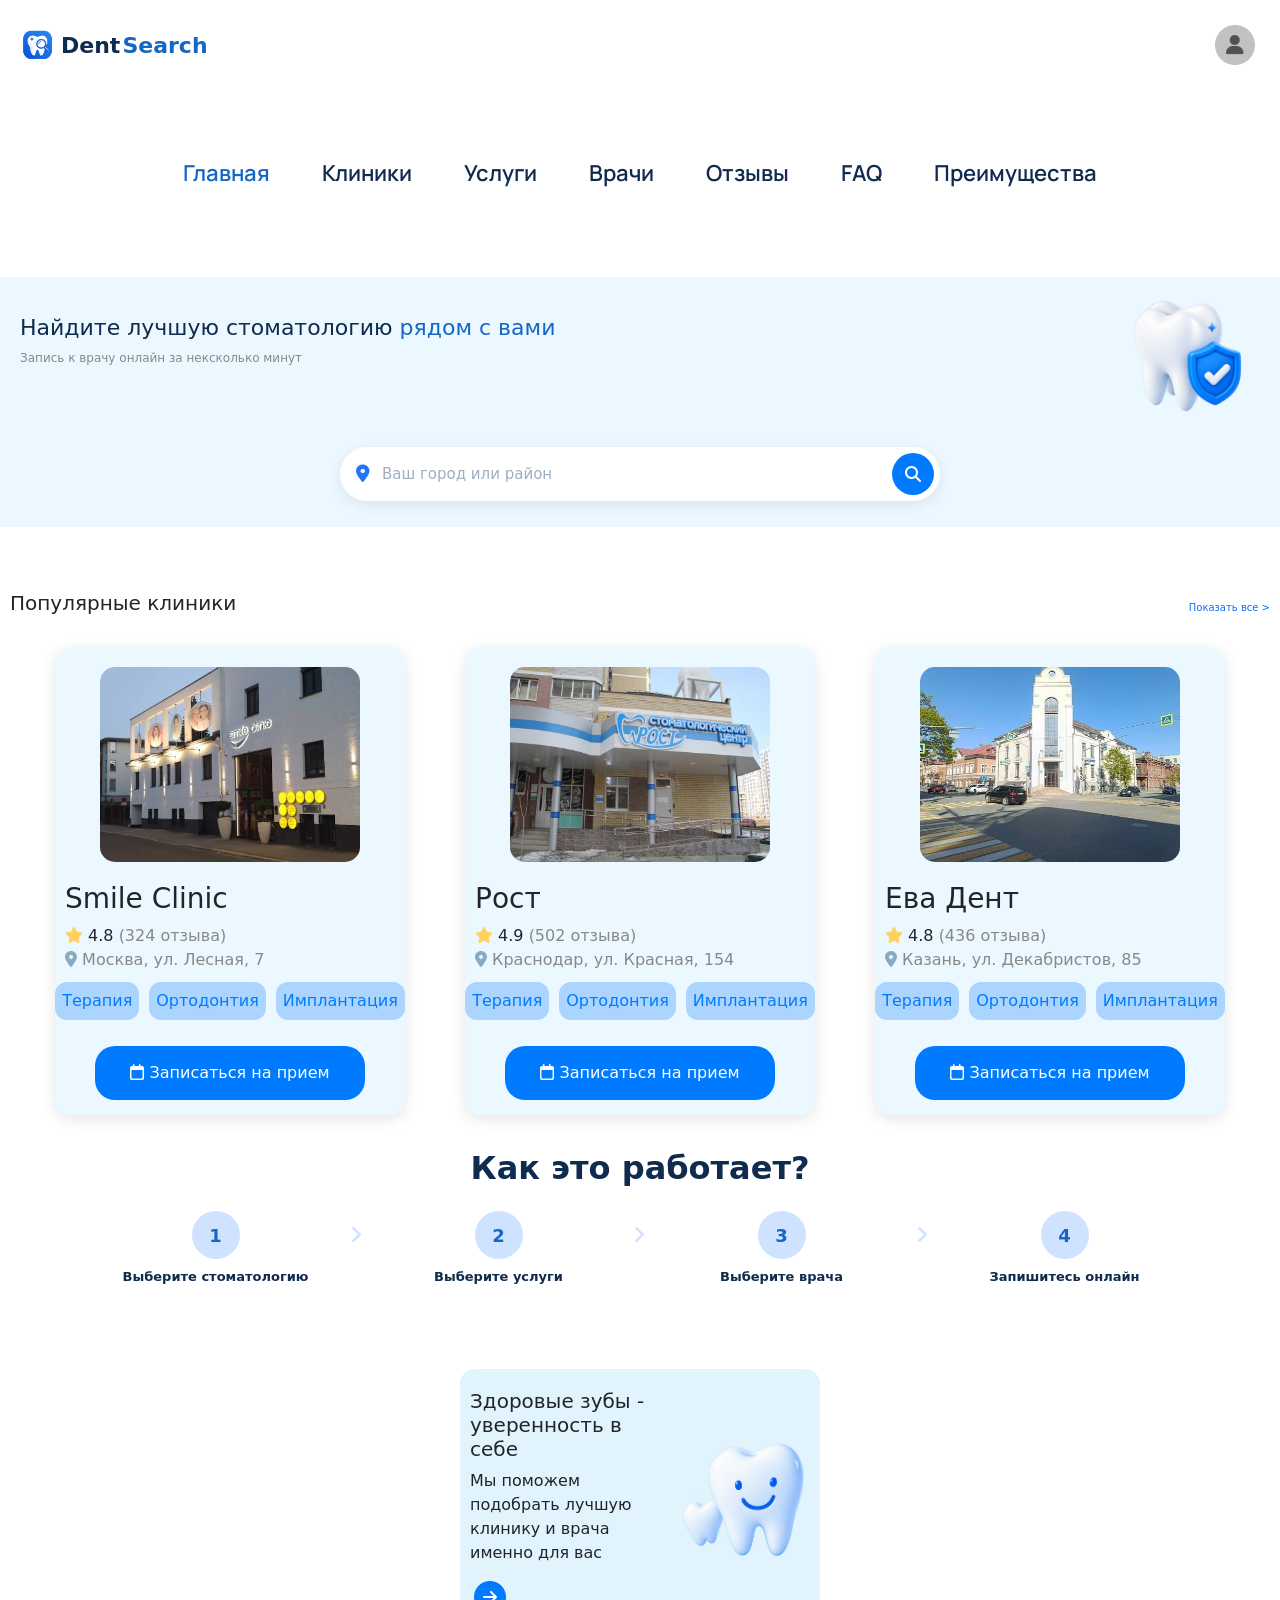
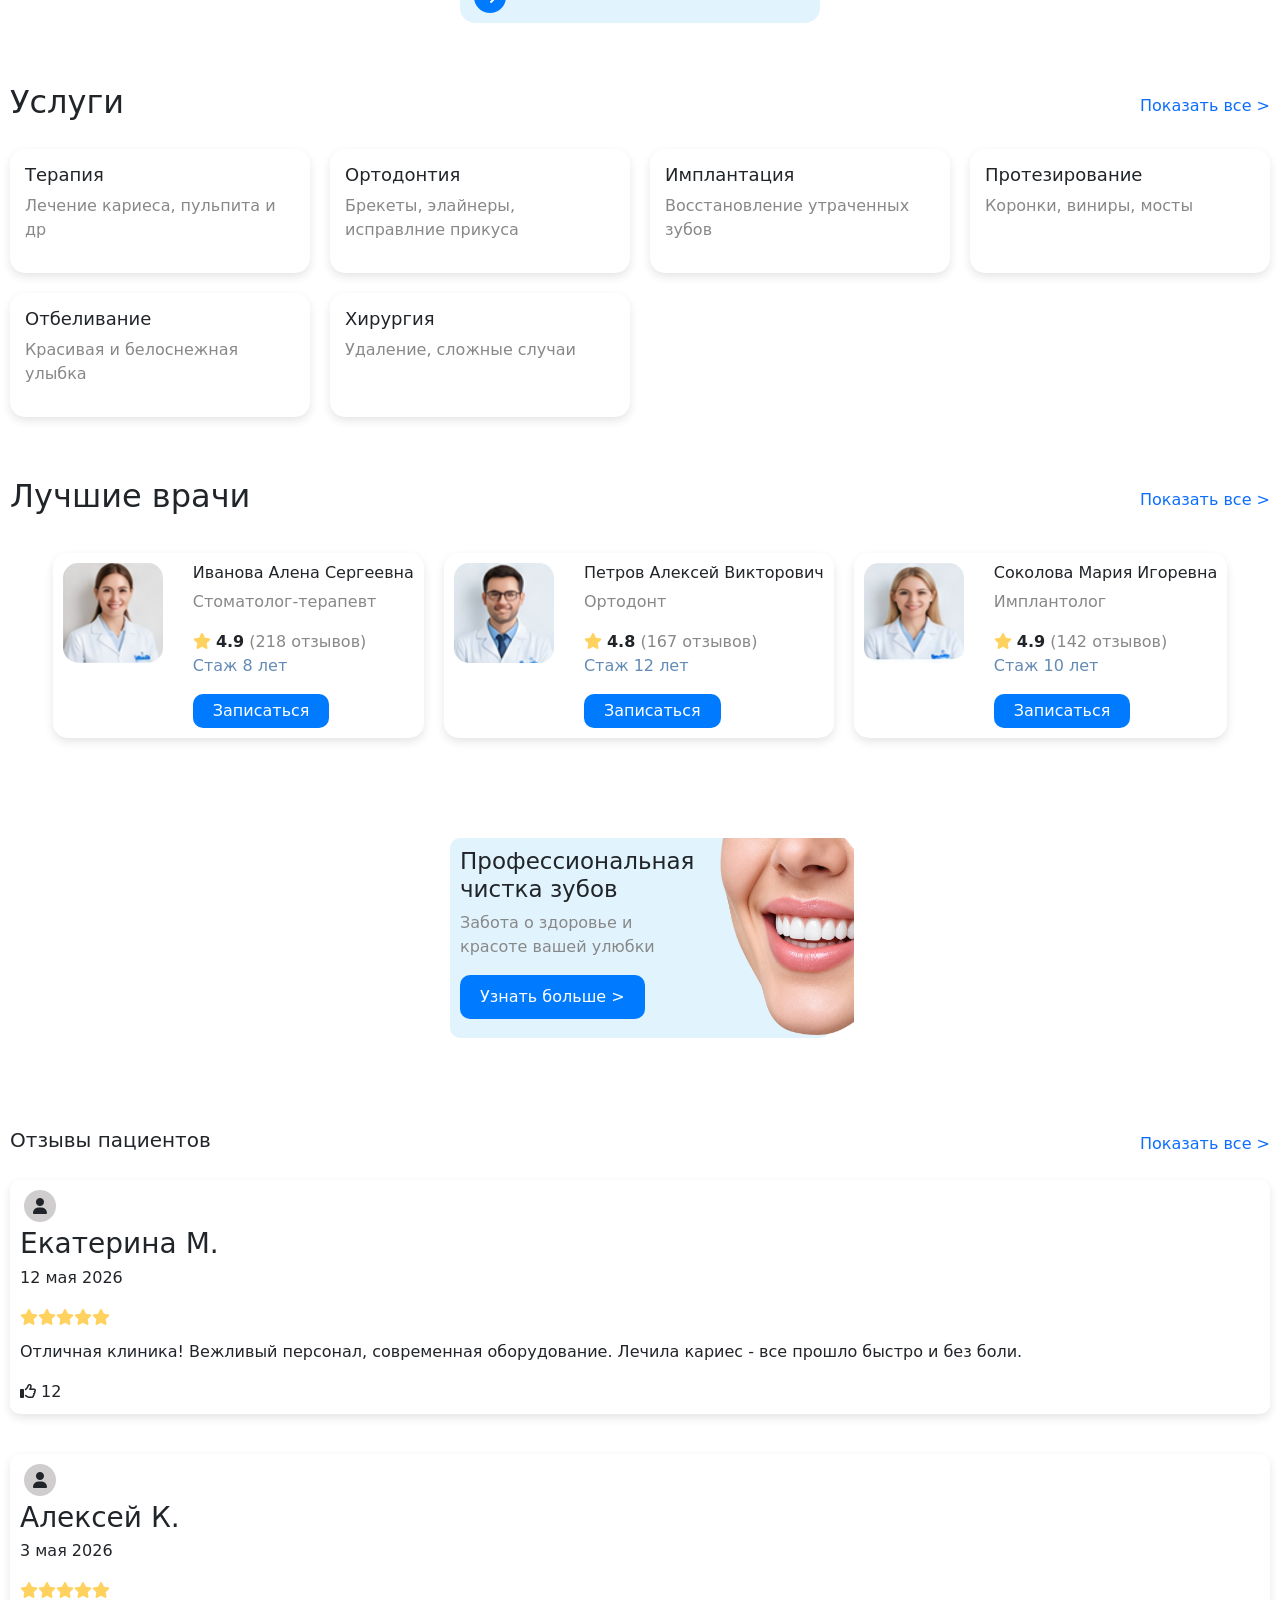
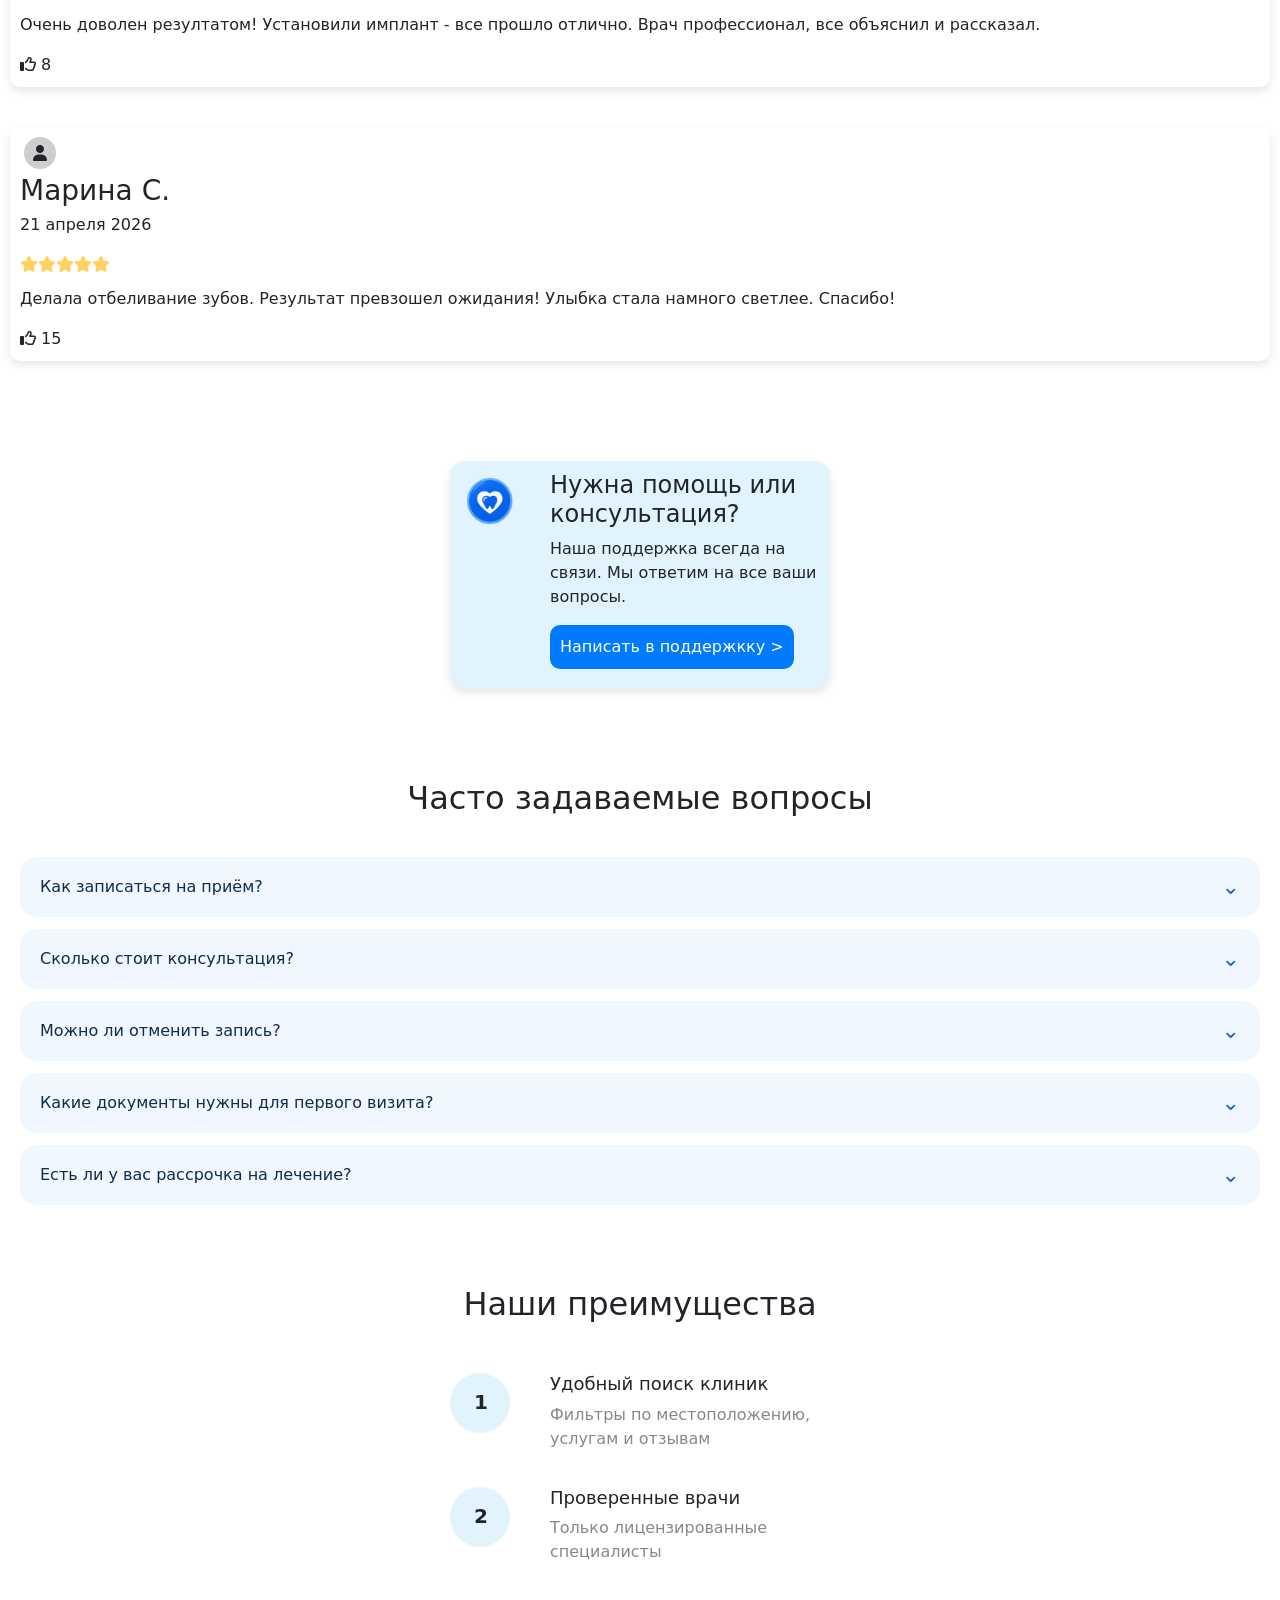
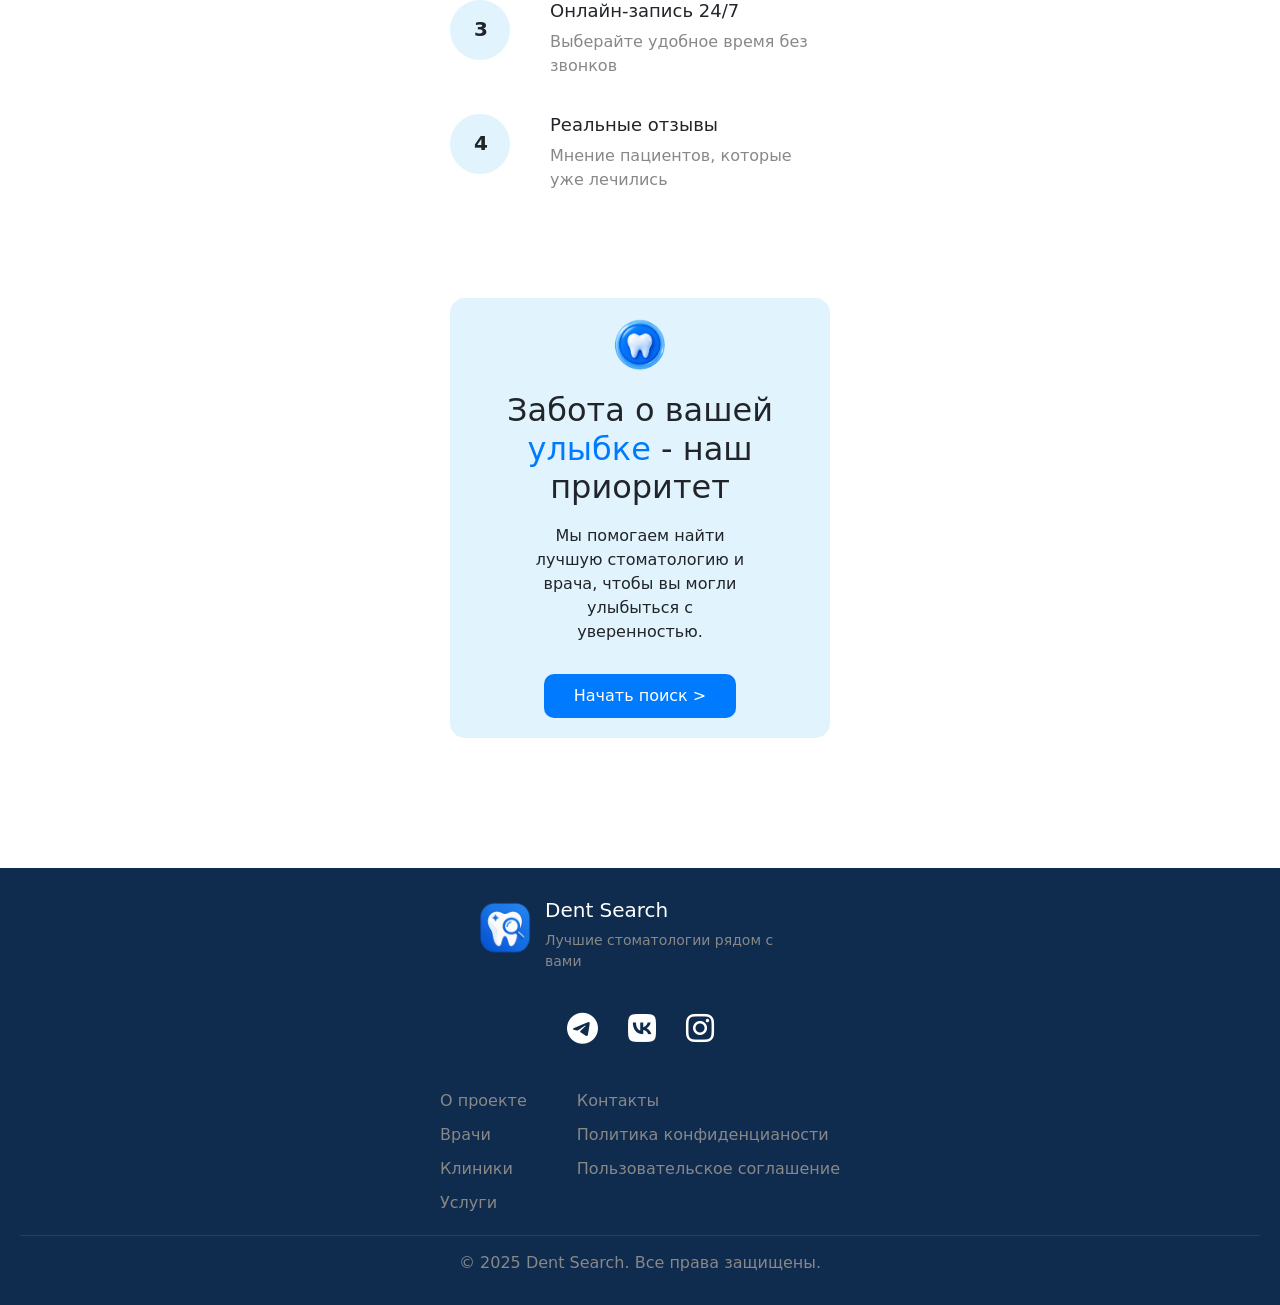
<file: index.html>
<!DOCTYPE html>
<html lang="ru">
<head>
    <meta charset="UTF-8">
    <meta name="viewport" content="width=device-width, initial-scale=1.0">
    <link rel="stylesheet" href="main.css">
    <link rel="icon" type="image/png" href="/favicon.png">
    <link rel="icon" type="image/png" href="/favicon-96x96.png" sizes="96x96" />
    <link rel="icon" type="image/svg+xml" href="/favicon.svg" />
    <link rel="shortcut icon" href="/favicon.ico" />
    <link rel="apple-touch-icon" sizes="180x180" href="/apple-touch-icon.png" />
    <link rel="manifest" href="/site.webmanifest" />
    <link rel="stylesheet" href="https://cdnjs.cloudflare.com/ajax/libs/font-awesome/6.5.1/css/all.min.css">
    <link href="https://cdn.jsdelivr.net/npm/bootstrap@5.3.3/dist/css/bootstrap.min.css" rel="stylesheet">
    <link rel="preconnect" href="https://fonts.googleapis.com">
    <link rel="preconnect" href="https://fonts.gstatic.com" crossorigin>
    <link href="https://fonts.googleapis.com/css2?family=Manrope:wght@400;500;600;700;800&display=swap" rel="stylesheet">
    <title>DentSearch</title>
</head>
<body>
    <header class="site-header">
        <div class="container-header">
            <a href="" class="a-header">
                <img class="logo" src="favicon.svg" alt=""> 
                <div class="logo-word">
                    <span class="dent">Dent</span><span class="search">Search</span>
                </div>
            </a>
            <a href="">
                <span class="fa-stack fa-lg">
                    <i class="fa fa-circle fa-stack-2x custom-circle"></i>
                    <i class="fa fa-user fa-stack-1x custom-user"></i>
                </span>
            </a>
        </div>
        <div class="header-nav">
            <nav class="service-buttons">
                <a href="#h1-word">
                    Главная
                </a>
                <a href="#h2-popular">
                    Клиники
                </a>
                <a href="#services">
                    Услуги
                </a>
                <a href="#doctor">
                    Врачи 
                </a>
                <a href="#reviews">
                   Отзывы 
                </a>
                <a href="#faq">
                    FAQ
                </a>
                <a href="#advantages">
                    Преимущества
                </a>
            </nav>
        </div>
    </header>
    <main>
        <section class="section1">
            <div class="upper-echelons">
                <h1 class="h1-word" id="h1-word">Найдите лучшую стоматологию <span class="rest-word">рядом с вами</span>                 <p class="p-section1">Запись к врачу онлайн за нексколько минут</p></h1>
                <img src="my-site\images\tooth1.png" alt="" class="tooth">
            </div>
            <div class="main-search-box">
                <div class="search-box">
                    <i class="fa-solid fa-location-dot search-icon"></i>
                    <input type="text" placeholder="Ваш город или район" class="search-input">
                    <button class="search-btn">
                        <i class="fa-solid fa-magnifying-glass"></i>
                    </button>
                </div>
            </div>
        </section>
        <section class="section2">
            <div class="popular">
                <h2 class="h2-popular" id="h2-popular">Популярные клиники</h2>
                <a href="" class="a-popular">Показать все ></a>
            </div>
            <div class="main-recording">
    <div class="recording">
        <div class="div-img-recording">
            <img class="img-recording" src="my-site\images\smiieclinic.jpg" alt="Smile Clinic">
        </div>
        <div class="recording-word">
            <h3 class="h3-recording">Smile Clinic</h3>
            <div>
                <i class="fa fa-star star-recording"></i> 4.8 <span class="reviews">(324 отзыва)</span>
            </div>
            <div class="location">
                <i class="fa fa-location-dot location-icon"></i> Москва, ул. Лесная, 7
            </div>
            <div class="word-recording">
                <p class="words">Терапия</p>
                <p class="words">Ортодонтия</p>
                <p class="words">Имплантация</p>
            </div>
        </div>
        <div class="div-recording-btn">
            <button class="recording-btn">
                <i class="fa-regular fa-calendar"></i> Записаться на прием
            </button>
        </div>
    </div>
    <div class="recording pc-only">
        <div class="div-img-recording">
            <img class="img-recording3" src="my-site\images\height.jpg" alt="Smile Clinic">
        </div>
        <div class="recording-word">
            <h3 class="h3-recording">Рост</h3>
            <div>
                <i class="fa fa-star star-recording"></i> 4.9 <span class="reviews">(502 отзыва)</span>
            </div>
            <div class="location">
                <i class="fa fa-location-dot location-icon"></i> Краснодар, ул. Красная, 154
            </div>
            <div class="word-recording">
                <p class="words">Терапия</p>
                <p class="words">Ортодонтия</p>
                <p class="words">Имплантация</p>
            </div>
        </div>
        <div class="div-recording-btn">
            <button class="recording-btn">
                <i class="fa-regular fa-calendar"></i> Записаться на прием
            </button>
        </div>
    </div>
    <div class="recording pc-only">
        <div class="div-img-recording">
            <img class="img-recording" src="my-site\images\Evadent.jpg" alt="Smile Clinic">
        </div>
        <div class="recording-word">
            <h3 class="h3-recording">Ева Дент</h3>
            <div>
                <i class="fa fa-star star-recording"></i> 4.8 <span class="reviews">(436 отзыва)</span>
            </div>
            <div class="location">
                <i class="fa fa-location-dot location-icon"></i> Казань, ул. Декабристов, 85
            </div>
            <div class="word-recording">
                <p class="words">Терапия</p>
                <p class="words">Ортодонтия</p>
                <p class="words">Имплантация</p>
            </div>
        </div>
        <div class="div-recording-btn">
            <button class="recording-btn">
                <i class="fa-regular fa-calendar"></i> Записаться на прием
            </button>
        </div>
    </div>
</div>
        </section>
       <section class="section3 py-4">
    <div class="container">
        <h2 class="h2-word text-center mb-4">Как это работает?</h2>
        <div class="row text-center align-items-start g-3">
            <div class="col-3 step-col">
                <div class="step-box">
                    <div class="rounded-circle bg-primary-subtle bootstrap-1">1</div>
                    <p class="step-text">Выберите стоматологию</p>
                </div>
                <i class="fa fa-angle-right step-arrow"></i>
            </div>
            <div class="col-3 step-col">
                <div class="step-box">
                    <div class="rounded-circle bg-primary-subtle bootstrap-1">2</div>
                    <p class="step-text">Выберите услуги</p>
                </div>
                <i class="fa fa-angle-right step-arrow"></i>
            </div>
            <div class="col-3 step-col">
                <div class="step-box">
                    <div class="rounded-circle bg-primary-subtle bootstrap-1">3</div>
                    <p class="step-text">Выберите врача</p>
                </div>
                <i class="fa fa-angle-right step-arrow"></i>
            </div>
            <div class="col-3 step-col">
                <div class="step-box">
                    <div class="rounded-circle bg-primary-subtle bootstrap-1">4</div>
                    <p class="step-text">Запишитесь онлайн</p>
                </div>
            </div>
        </div>
    </div>
</section>
    <section class="section4">
        <div class="section4-container">
            <div class="mini-container">
                <h2 class="h2-section4">Здоровые зубы - уверенность в себе</h2>
                <p class="p-section4">Мы поможем подобрать лучшую клинику и врача именно для вас</p>
                <div class="fa-stack">
                    <i class="fa fa-circle fa-stack-2x" style="color: #007bff;"></i>
                    <i class="fa fa-arrow-right fa-stack-1x" style="color: #fff;"></i>
                </div>
            </div>
            <div class="mini-container2">
                <img src="my-site\images\tooth-section4.png" alt="" class="img-mini-container2">
            </div>
        </div>
    </section>
    <section class="section5">
        <div class="container-services">
            <h2 class="services" id="services">Услуги</h2>
            <a href="" class="rest-a">Показать все ></a>
        </div>
        <div class="card-container">
            <div class="card-dent">
                <h2>Терапия</h2>
                <p>Лечение кариеса, пульпита и др</p>
            </div>
            <div class="card-dent">
                <h2>Ортодонтия</h2>
                <p>Брекеты, элайнеры, исправлние прикуса</p>
            </div>
            <div class="card-dent">
                <h2>Имплантация</h2>
                <p>Восстановление утраченных зубов</p>
            </div>
            <div class="card-dent">
                <h2>Протезирование</h2>
                <p>Коронки, виниры, мосты</p>
            </div>
            <div class="card-dent">
                <h2>Отбеливание</h2>
                <p>Красивая и белоснежная улыбка</p>
            </div>
            <div class="card-dent">
                <h2>Хирургия</h2>
                <p>Удаление, сложные случаи</p>
            </div>
        </div>
    </section>
    <section class="section6">
        <div class="header-section6">
            <h2 class="doctor" id="doctor">Лучшие врачи</h2>
            <a href="" class="rest-a-section6">Показать все ></a>
        </div>
        <div class="main-container-section6">
            <div class="mini-container-section6">
                <img src="my-site\images\doctor1.png" alt="">
                <div class="card-section6">
                    <h2>Иванова Алена Сергеевна</h2>
                    <p>Стоматолог-терапевт</p>
                    <div class="reviews-section6">
                        <i class="fa fa-star"></i> <span>4.9</span> <span>(218 отзывов)</span>
                    </div>
                    <p>Стаж 8 лет</p>
                    <button class="sign-up-section6">Записаться</button>
                </div>
            </div>
            <div class="mini-container-section6">
                <img src="my-site\images\doctor2.png" alt="">
                <div class="card-section6">
                    <h2>Петров Алексей Викторович</h2>
                    <p>Ортодонт</p>
                    <div class="reviews-section6">
                        <i class="fa fa-star"></i> <span>4.8</span> <span>(167 отзывов)</span>
                    </div>
                    <p>Стаж 12 лет</p>
                    <button class="sign-up-section6">Записаться</button>
                </div>
            </div>
            <div class="mini-container-section6">
                <img src="my-site\images\doctor3.png" alt="">
                <div class="card-section6">
                    <h2>Соколова Мария Игоревна</h2>
                    <p>Имплантолог</p>
                    <div class="reviews-section6">
                        <i class="fa fa-star"></i> <span>4.9</span> <span>(142 отзывов)</span>
                    </div>
                    <p>Стаж 10 лет</p>
                    <button class="sign-up-section6">Записаться</button>
                </div>
            </div>
        </div>
    </section>
    <section class="section7">
        <div class="main-container-section7">
            <div class="mini-container-section7">
                <h2>Профессиональная чистка зубов</h2>
                <p>Забота о здоровье и красоте вашей улюбки</p>
                <button>Узнать больше ></button>
            </div>
            <div class="img-container-section7">
                <img src="my-site\images\mouth.png" alt="">
            </div>
        </div>
    </section>
    <section class="section8">
        <div class="header-section8" id="reviews">
            <h2>Отзывы пациентов</h2>
            <a href="">Показать все ></a>
        </div>
        <div class="main-container-section8">
            <div class="mini-container-section8">
                <div>
                    <span class="fa-stack user-section8">
                        <i class="fa fa-circle fa-stack-2x"></i>
                        <i class="fa fa-user fa-stack-1x"></i>
                    </span>
                </div>
                <div>
                    <h3>Екатерина М.</h3>
                    <p>12 мая 2026</p>
                    <div class="reviews-section8">
                        <i class="fa fa-star star-section8"></i><i class="fa fa-star star-section8"></i><i class="fa fa-star star-section8"></i><i class="fa fa-star star-section8"></i><i class="fa fa-star star-section8"></i>
                    </div>
                    <p>Отличная клиника! Вежливый персонал, современная оборудование. Лечила кариес - все прошло быстро и без боли.</p>
                    <div class="like-section8">
                        <i class="fa-regular fa-thumbs-up"></i> <span>12</span>
                    </div>
                </div>
            </div>
            <div class="mini-container-section8">
                <div>
                    <span class="fa-stack user-section8">
                        <i class="fa fa-circle fa-stack-2x"></i>
                        <i class="fa fa-user fa-stack-1x"></i>
                    </span>
                </div>
                <div>
                    <h3>Алексей К.</h3>
                    <p>3 мая 2026</p>
                    <div class="reviews-section8">
                        <i class="fa fa-star star-section8"></i><i class="fa fa-star star-section8"></i><i class="fa fa-star star-section8"></i><i class="fa fa-star star-section8"></i><i class="fa fa-star star-section8"></i>
                    </div>
                    <p>Очень доволен резултатом! Установили имплант - все прошло отлично. Врач профессионал, все объяснил и рассказал.</p>
                    <div class="like-section8">
                        <i class="fa-regular fa-thumbs-up"></i> <span>8</span>
                    </div>
                </div>
            </div>
            <div class="mini-container-section8">
                <div>
                    <span class="fa-stack user-section8">
                        <i class="fa fa-circle fa-stack-2x"></i>
                        <i class="fa fa-user fa-stack-1x"></i>
                    </span>
                </div>
                <div>
                    <h3>Марина С.</h3>
                    <p>21 апреля 2026</p>
                    <div class="reviews-section8">
                        <i class="fa fa-star star-section8"></i><i class="fa fa-star star-section8"></i><i class="fa fa-star star-section8"></i><i class="fa fa-star star-section8"></i><i class="fa fa-star star-section8"></i>
                    </div>
                    <p>Делала отбеливание зубов. Результат превзошел ожидания! Улыбка стала намного светлее. Спасибо!</p>
                    <div class="like-section8">
                        <i class="fa-regular fa-thumbs-up"></i> <span>15</span>
                    </div>
                </div>
            </div>
        </div>
    </section>
    <section class="section9">
        <div class="main-container-section9">
            <div class="img-section9">
                <img src="my-site\images\support-icon.png" alt="">
            </div>
            <div class="mini-container-section9">
                <h4>Нужна помощь или консультация?</h4>
                <p>Наша поддержка всегда на связи. Мы ответим на все ваши вопросы.</p>
                <button>Написать в поддержкку ></button>
            </div>
        </div>
    </section>
    <section class="section10" id="faq">
        <h2>Часто задаваемые вопросы</h2>
        <div class="faq">
            <details>
                <summary>
                    Как записаться на приём?
                    <span>⌄</span>
                </summary>
                <p>
                    Выберите стоматологию, нужную услугу и врача. После этого выберите удобную дату и время и отправьте заявку на запись.
                </p>
            </details>
            <details>
                <summary>
                    Сколько стоит консультация?
                    <span>⌄</span>
                </summary>
                <p>
                    Стоимость консультации зависит от выбранной клиники и врача. Актуальную цену можно посмотреть в карточке стоматологии.
                </p>
            </details>
            <details>
                <summary>
                    Можно ли отменить запись?
                    <span>⌄</span>
                </summary>
                <p>
                   Да. Если ваши планы изменились, запись можно отменить или изменить заранее через личный кабинет.
                </p>
            </details>
            <details>
                <summary>
                    Какие документы нужны для первого визита?
                    <span>⌄</span>
                </summary>
                <p>
                    Обычно достаточно паспорта. Если у вас есть резултаты предыдущих обследований или медицинские документы, их можно взять с собой.
                </p>
            </details>
            <details>
                <summary>
                    Есть ли у вас рассрочка на лечение?
                    <span>⌄</span>
                </summary>
                <p>
                    Возможность рассрочки зависит от конкретной стоматологии. Информацию об условиях можно уточнить непосредственно у выбранной клиники
                </p>
            </details>
        </div>
    </section>
    <section class="section11" id="advantages">
        <h2 class="h2-section11">Наши преимущества</h2>
        <div class="main-container-section11">
            <div class="mini-container-section11">
                <div class="number">
                    <p>1</p>
                </div>
                <div class="text-section11">
                    <h3>Удобный поиск клиник</h3>
                    <p>Фильтры по местоположению, услугам и отзывам</p>
                </div>
            </div>
            <div class="mini-container-section11">
                <div class="number">
                    <p>2</p>
                </div>
                <div class="text-section11">
                    <h3>Проверенные врачи</h3>
                    <p>Только лицензированные специалисты</p>
                </div>
            </div>
            <div class="mini-container-section11">
                <div class="number">
                    <p>3</p>
                </div>
                <div class="text-section11">
                    <h3>Онлайн-запись 24/7</h3>
                    <p>Выберайте удобное время без звонков</p>
                </div>
            </div>
            <div class="mini-container-section11">
                <div class="number">
                    <p>4</p>
                </div>
                <div class="text-section11">
                    <h3>Реальные отзывы</h3>
                    <p>Мнение пациентов, которые уже лечились</p>
                </div>
            </div>
        </div>
    </section>
    <section class="section12">
        <div class="main-container-section12">
            <img src="my-site\images\Dentistry.png" alt="">
            <h2>Забота о вашей <span class="laugh">улыбке</span> - наш приоритет</h2>
            <p>Мы помогаем найти лучшую стоматологию и врача, чтобы вы могли улыбыться с уверенностью.</p>
            <button>Начать поиск ></button>
        </div>
    </section>
    </main>
    <footer>
        <div class="footer">
            <div class="main-footer">
                <div class="logo-footer">
                    <div class="img-logo-footer">
                        <img src="favicon.svg" alt="">
                    </div>
                    <div class="text-logo-footer">
                        <h2>Dent Search</h2>
                        <p>Лучшие стоматологии рядом с вами</p>
                    </div>
                </div>
                <div class="social-media-footer">
                    <i class="fa-brands fa-telegram fa-2xl"></i>
                    <i class="fa-brands fa-vk fa-2xl"></i>
                    <i class="fa-brands fa-instagram fa-2xl"></i>
                </div>
                <div class="main-link">
                    <div class="link1">
                        <a href="">О проекте</a>
                        <a href="">Врачи</a>
                        <a href="">Клиники</a>
                        <a href="">Услуги</a>
                    </div>
                    <div class="link2">
                        <a href="">Контакты</a>
                        <a href="">Политика конфиденцианости</a>
                        <a href="">Пользовательское соглашение</a>
                    </div>
                </div>
                <div class="footer-bottom">
                     © 2025 Dent Search. Все права защищены.
                </div>
            </div>
        </div>
    </footer>
</body>
</html>
</file>
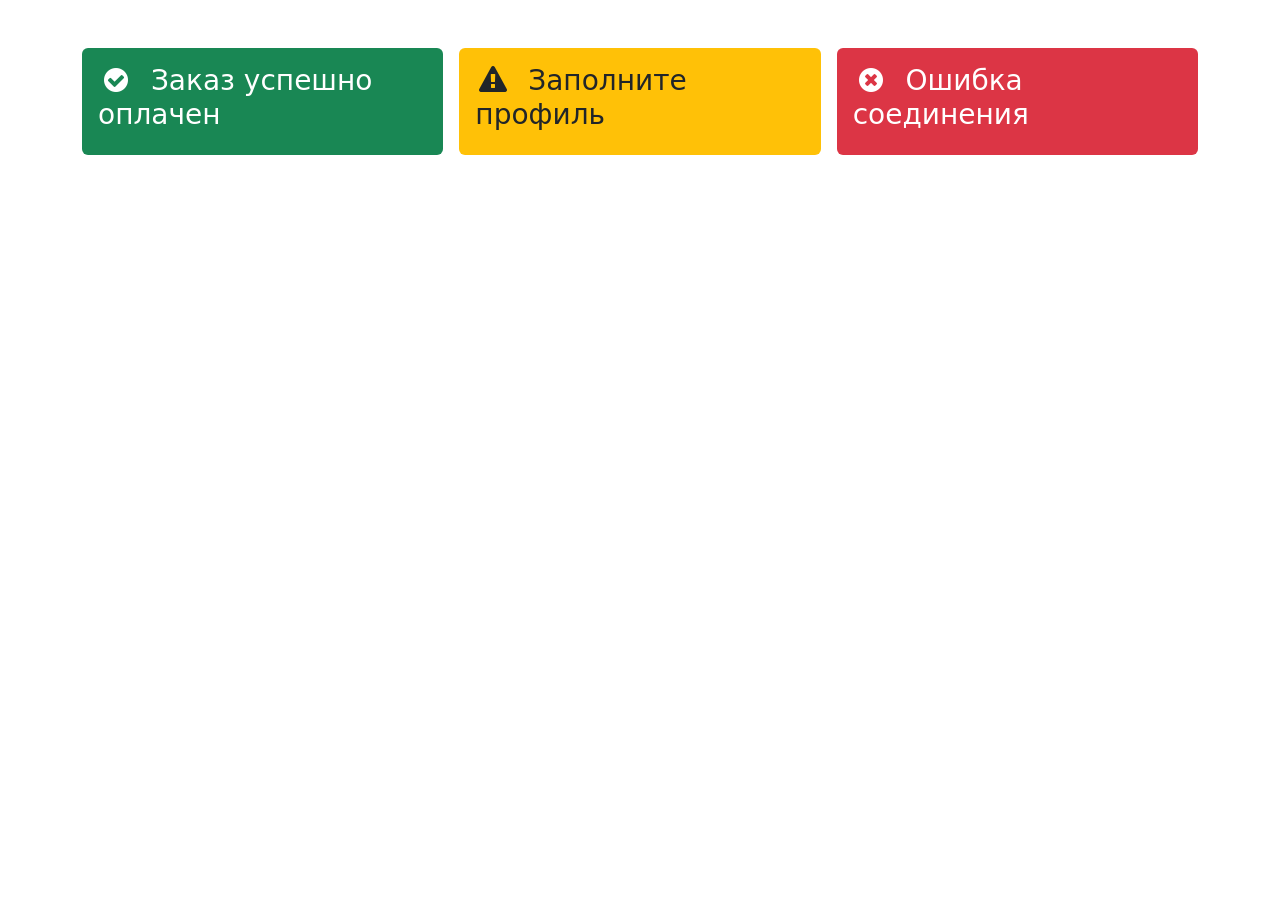
<file: bootstrap/index.html>
<!DOCTYPE html>
<html lang="ru">
<head>
  <meta charset="UTF-8">
  <meta name="viewport" content="width=device-width, initial-scale=1.0">
  <title>Карточка профиля</title>
  <link rel="icon" type="image/png" sizes="32x32" href="/favicon-32x32.png">
  <link rel="icon" type="image/png" sizes="16x16" href="/favicon-16x16.png">

  <!-- Для устройств Apple (iPhone/iPad при сохранении на рабочий стол) -->
  <link rel="apple-touch-icon" sizes="180x180" href="/apple-touch-icon.png">

  <!-- Для Android и PWA приложений (через manifest.json) -->
  <link rel="manifest" href="/site.webmanifest">
  <link rel="stylesheet" href="https://cdnjs.cloudflare.com/ajax/libs/font-awesome/4.7.0/css/font-awesome.min.css">
  <link href="https://cdn.jsdelivr.net/npm/bootstrap@5.3.3/dist/css/bootstrap.min.css" rel="stylesheet">
  <link rel="stylesheet" href="style.css">
</head>
<body>
    <div class="container mt-5">
        <div class="row g-3">
            
            <!-- 1. Зеленая карточка -->
            <div class="col-12 col-md-4">
                <div class="rounded p-3 bg-success text-white">
                    <h3>
                        <i class="fa fa-check-circle fa-fw me-2"></i> Заказ успешно оплачен
                    </h3>
                </div>
            </div>

            <!-- 2. Желтая карточка -->
            <div class="col-12 col-md-4">
                <div class="rounded p-3 bg-warning text-dark">
                    <h3>
                        <i class="fa fa-exclamation-triangle fa-fw me-2"></i> Заполните профиль
                    </h3>
                </div>
            </div>

            <!-- 3. Красная карточка -->
            <div class="col-12 col-md-4">
                <div class="rounded p-3 bg-danger text-white">
                    <h3>
                        <i class="fa fa-times-circle fa-fw me-2"></i> Ошибка соединения
                    </h3>
                </div>
            </div>

        </div>
    </div>
</body>
</html>
</file>
<file: main.css>
* {
    margin: 0;
    padding: 0;
    box-sizing: border-box;
}

body {
    font-family: 'Manrope', sans-serif;
}

.container-header {
    display: flex;
    justify-content: space-between;
    align-items: center;
    min-height: 50px;
    margin: 20px;
}

.logo {
    width: 35px;
    height: 40px;
}

.a-header {
    text-decoration: none;
    display: flex;
    align-items: center;
    gap: 6px;
}

.logo-word {
    font-size: 22px;
    font-weight: 600;
    display: flex;
    gap: 2px;
}

.dent {
    color: #0F2B4D;
}

.search {
    color: #1567C5;
}

.custom-circle {
    color: #c1c1c2;
}

.custom-user {
    color: #525252; 
}

.service-buttons {
    display: flex;
    gap: 12px;
    overflow-x: auto;
    overflow-y: hidden;
    padding: 15px 20px;
    margin-top: 40px;
    flex-wrap: nowrap;
    scroll-behavior: smooth;
    scrollbar-width: none;
}

.service-buttons::-webkit-scrollbar {
    display: none;
}

.service-buttons a {
    flex: 0 0 auto;
    padding: 12px 20px;
    border: none;
    border-radius: 15px;
    background-color: #007bff;
    color: white;
    font-family: 'Manrope', sans-serif;
    font-size: 14px;
    white-space: nowrap;
    text-decoration: none;
}

.section1 {
    background-color: #ecf8ff;
    min-height: 250px;
    margin-top: 40px;
}

.upper-echelons {
    display: flex;
    justify-content: space-between;
    align-items: center;
    margin: 20px;
}

.h1-word {
    color: #0F2B4D;
    font-size: 22px;
}

.rest-word {
    color: #1567C5;
}

.p-section1 {
    color: #888888;
    font-size: 12px;
    padding-top: 10px;      
}

.tooth {
    width: 150px;
}

.main-search-box {
    display: flex;
    justify-content: center;
    align-items: center;
}

.search-box {
  display: flex;
  align-items: center;
  background-color: #ffffff;
  padding: 6px 6px 6px 16px;
  border-radius: 50px;
  box-shadow: 0 4px 15px rgba(0, 0, 0, 0.08); 
  width: 360px;
  margin-bottom: 20px;
}

.search-icon {
  color: #2575fc;
  font-size: 18px;
  margin-right: 12px;
}

.search-input {
  flex: 1;
  border: none;
  outline: none;
  font-size: 15px;
  color: #333333;
}

.search-input::placeholder {
  color: #a0aec0;
}

.search-btn {
  width: 42px;
  height: 42px;
  border-radius: 50%;
  background-color: #007bff;
  border: none;
  color: #ffffff;
  font-size: 16px;
  display: flex;
  align-items: center;
  justify-content: center;
  cursor: pointer;
  transition: background-color 0.2s ease;
}

.search-btn:hover {
  background-color: #0056b3;
}

.popular {
    display: flex;
    justify-content: space-between;
    align-items: center;
    margin: 40px 10px 10px 10px;
    min-height: 40px;
}

.h2-popular {
    font-size: 20px;
}

.a-popular {
    font-size: 10px;
    text-decoration: none;
}

.pc-only {
    display: none;
}

.main-recording {
    display: flex;
    justify-content: center;
}

.recording {
    margin: 10px;
    border-radius: 15px;
    box-shadow: 0 4px 15px rgba(0, 0, 0, 0.1);
    width: 350px;
    background-color: #ecf8ff;
}

.div-img-recording {
    display: flex;
    justify-content: center;
    margin: 20px;
}

.img-recording {
    width: 260px;
    border-radius: 15px;
}

.recording-word {
    margin: 10px;
}

.star-recording {
    color: #ffd25f;
}

.reviews {
    color: #888888;
}

.location {
    color: #888888; 
}

.location-icon {
    color: #87abc0
}

.word-recording {
    display: flex;
    justify-content: center;
    gap: 10px;
    margin: 10px;
}

.words {
    background-color: #abd4ff;
    color: #007bff;
    padding: 7px;
    border-radius: 12px;
}

.div-recording-btn {
    display: flex;
    justify-content: center;
}

.recording-btn {
    background-color: #007bff;
    color: #fff;
    padding: 15px 35px;
    border-radius: 20px;
    border: none;
    margin-bottom: 15px;
}

.h2-word {
    color: #0F2B4D;
    font-weight: 700;
}

.step-col {
    display: flex;
    align-items: center;
    justify-content: center;
    position: relative;
    margin-top: 40px;
}

.step-box {
    display: flex;
    flex-direction: column;
    align-items: center;
    width: 100%;
}

.bootstrap-1 {
    display: flex;
    justify-content: center;
    align-items: center;
    width: 48px;
    height: 48px;
    color: #1567C5;
    font-weight: 700;
    font-size: 18px;
    margin-bottom: 10px
}

.step-text {
    color: #0F2B4D;
    font-size: 13px;
    font-weight: 600;
    line-height: 1.2;
    margin: 0;
}

.step-arrow {
    color: #d0e2ff;
    font-size: 20px;
    position: absolute;
    right: -5px;
    top: 14px;
}

.section4 {
    display: flex;
    justify-content: center;
    margin-top: 40px;
}

.section4-container {
    background-color: #e1f3fd;
    width: 360px;
    display: flex;
    border-radius: 15px;
}

.mini-container {
    margin: 20px 0 10px 10px;
}

.h2-section4 {
    font-size: 20px;
}

.mini-container2 {
    display: flex;
    align-items: center
}

.img-mini-container2 {
    width: 150px;
}

.container-services {
    display: flex;
    justify-content: space-between;
    align-items: center;
    margin: 40px 10px 20px 10px;
}

.card-container {
    display: grid;
    grid-template-columns: repeat(2, 185px);
    gap: 10px;
    margin: 10px;
}

.rest-a {
    text-decoration: none;
}

.card-dent {
    border-radius: 15px;
    box-shadow: 0 4px 10px rgba(0, 0, 0, 0.1);
    padding: 15px;
}

.card-dent h2 {
    font-size: 18px;
}

.card-dent p {
    color: #888888;
}

.header-section6 {
    display: flex;
    justify-content: space-between;
    align-items: center;
    margin: 40px 10px 20px 10px; 
}

.rest-a-section6 {
    text-decoration: none;
}

.main-container-section6 {
    display: flex;
    flex-direction: column; 
}

.mini-container-section6 {
    margin: 10px;
    box-shadow: 0 4px 10px rgba(0, 0, 0, 0.1);
    display: grid;
    grid-template-columns: 120px 1fr;
    gap: 10px;
    border-radius: 15px;
    padding: 10px;
}

.mini-container-section6 img {
    border-radius: 15px;
    width: 100px;
    height: 100px;
}

.card-section6 h2 {
    font-size: 16px;
}

.card-section6 p:nth-of-type(1) {
    color: #888;
}

.reviews-section6 i {
    color: #ffd25f;
}

.reviews-section6 span:nth-of-type(1){
    font-weight: 600;
}

.reviews-section6 span:nth-of-type(2){
    color: #888;
}

.card-section6 p:nth-of-type(2){
    color: #648bb4;
}

.sign-up-section6 {
    background-color: #007bff;
    color: #fff;
    padding: 5px 20px;
    border-radius: 10px;
    border: none;
}

.section7 {
    display: flex;
    justify-content: center;
    margin-top: 40px;
}

.main-container-section7 {
    width: 380px;
    height: 200px;
    display: grid;
    grid-template-columns: 1fr 1fr;
    margin: 30px 10px;
    background-color: #e1f3fd;
    border-radius: 10px;
}

.mini-container-section7 {
    padding: 10px;
}

.mini-container-section7 h2 {
    font-size: 23px;
}

.mini-container-section7 p {
    color: #888;
}

.mini-container-section7 button {
    background-color: #007bff;
    color: #fff;
    border: none;
    border-radius: 10px;
    padding: 10px 20px;
}

.img-container-section7 img {
    width: 150px;
    height: 200px;
}

.header-section8 {
    display: flex;
    justify-content: space-between;
    align-items: center;
    margin: 40px 10px 10px 10px;
}

.header-section8 h2 {
    font-size: 20px;
}

.header-section8 a {
    text-decoration: none;
}

.main-container-section8 {
    display: flex;
    justify-content: center;
    flex-direction: column;
    gap: 20px;
}

.mini-container-section8 {
    margin: 10px;
    box-shadow: 0 4px 10px rgba(0, 0, 0, 0.1);
    padding: 10px;
    border-radius: 10px;
}

.user-section8 i:nth-of-type(1){
    color: #cfcdcd;
}

.mini-container-section8 h3 {
    margin: 5px auto;
}

.reviews-section8 {
    margin-bottom: 10px;
}

.star-section8 {
    color: #ffd25f;
}

.section9 {
    display: flex;
    justify-content: center;
    margin-top: 40px;
}

.main-container-section9 {
    width: 380px;
    margin: 30px 10px;
    display: grid;
    grid-template-columns: 90px 1fr;
    box-shadow: 0 4px 10px rgba(0, 0, 0, 0.1);
    border-radius: 15px;
    background-color: #e1f3fd;
}

.img-section9 img {
    width: 70px;
    padding: 10px 0 10px 10px;
}

.mini-container-section9 {
    padding: 10px;
}

.mini-container-section9 button {
    background-color: #007bff;
    color: #fff;
    padding: 10px;
    border: none;
    margin-bottom: 10px;
    border-radius: 10px;
}

.section10 {
    margin: 40px 10px 20px 10px;
}

.faq {
    margin: 10px;
}

.faq details {
    background: #f1f7ff;
    border-radius: 16px;
    margin-bottom: 12px;
    padding: 0 20px;
}

.faq summary {
    min-height: 60px;
    display: flex;
    align-items: center;
    justify-content: space-between;
    color: #0f2b4d;
    font-size: 16px;
    font-weight: 500;
    cursor: pointer;
    list-style: none;
}

.faq summary::-webkit-details-marker {
    display: none;
}

.faq summary span {
    color: #1567c5;
    font-size: 22px;
}

.faq p {
    color: #5d718a;
    line-height: 1.6;
    margin: 0;
    padding: 0 0 18px;
}
.h2-section11 {
    margin: 50px 10px 20px 10px;
}

.main-container-section11 {
    margin: 10px;
    width: 380px;
}

.mini-container-section11 {
    display: grid;
    grid-template-columns: 100px 1fr;
    margin: 20px auto;
}

.number {
    background-color: #e1f3fd;
    width: 60px;
    height: 60px;
    border-radius: 50%;
    position: relative;
}

.number p {
    font-weight: 600;
    font-size: 20px;
    position: absolute;
    top: 14px;
    left: 24px;
}

.text-section11 h3 {
    font-size: 18px;
}

.text-section11 p {
    font-size: 16px;
    color: #888;
}

.section12 {
    display: flex;
    justify-content: center;
    margin-top: 50px;
}

.main-container-section12 {
    display: flex;
    flex-direction: column;
    align-items: center;
    background-color: #e1f3fd;
    width: 380px;
    border-radius: 15px;
    margin-bottom: 50px;
}

.main-container-section12 img {
    width: 80px;
    margin: 20px;
}

.main-container-section12 h2 {
    width: 280px;
    text-align: center;
}

.laugh {
    color: #007bff
}

.main-container-section12 p {
    text-align: center;
    width: 220px;
    margin: 10px auto;
}

.main-container-section12 button {
    background-color: #007bff;
    color: #fff;
    border: none;
    border-radius: 10px;
    padding: 10px 30px;
    margin: 20px auto;
}

.main-footer {
    background-color: #0F2B4D;
    padding-bottom: 30px;
    margin-top: 50px;
}

.logo-footer {
    display: flex;
    justify-content: center; 
    gap: 10px;
    padding-top: 30px;
}

.img-logo-footer img {
    width: 60px;
}

.text-logo-footer {
    width: 260px;
}

.text-logo-footer h2 {
    font-size: 20px;
    color: #fff;
}

.text-logo-footer p {
    font-size: 14px;
    color: #888;
}

.social-media-footer {
    display: flex;
    justify-content: center;
    color: #fff;
    gap: 30px;
    padding: 40px;
}

.main-link {
    display: grid;
    grid-template-columns: repeat(2, 1fr);
    margin: 20px;
}

.link1 {
    display: flex;
    flex-direction: column;
    gap: 10px;
}

.link1 a {
    text-decoration: none;
    color: #888;
}

.link2 {
    display: flex;
    flex-direction: column;
    gap: 10px;
}

.link2 a {
    color: #888;
    text-decoration: none;
}

.footer-bottom {
    border-top: 1px solid rgba(255, 255, 255, 0.1);
    padding-top: 15px;
    text-align: center;
    color: #888;
    margin: 0 20px;
}

@media (min-width: 1024px) {
    .search-box {
        width: 600px;
    }

    .service-buttons {
        display: flex;
        justify-content: center;
        margin-top: 60px;
    }

    .service-buttons a {
        background-color: #fff;
        color: #0F2B4D;
        font-size: 22px;
        font-weight: 600;
        transition: all 0.3s ease;
    }

    .service-buttons a:nth-of-type(1) {
        color: #1567C5;
    }

    .service-buttons a:hover {
        transform: scale(1.1);
    }

    .section1 {
        margin-top: 60px;
    }

    .popular {
        margin-top: 60px;
    }

    .main-recording {
        display: flex;
        justify-content: center;
        gap: 40px;
        flex-wrap: wrap;
    }

    .recording.pc-only {
        display: block;
    }

    .img-recording3 {
        width: 260px;
        border-radius: 15px;
        height: 195px;
    }

    .step-col {
        margin-top: 60px;
    }

    .section4 {
        margin-top: 60px;
    }

    .container-services {
        margin-top: 60px;
    }

    .header-section6 {
        margin-top: 60px;
    }

    .main-container-section6 {
        display: flex;
        flex-direction: row;
        justify-content: center;
    }

    .section7 {
        margin-top: 60px;
    }

    .header-section8 {
        margin-top: 60px;
    }

    .section9 {
        margin-top: 60px;
    }

    .section10 {
        margin-top: 60px;
    }

    .h2-section11 {
        margin-top: 60px;
    }

    .section12 {
        margin-top: 60px;
    }

    .main-footer {
        margin-top: 80px;
    }

    .card-container {
        display: grid;
        grid-template-columns: repeat(auto-fit, minmax(250px, 1fr));
        gap: 20px;
    }

    .main-link {
        display: flex;
        justify-content: center;
        gap: 50px;
    }

    .section10 h2 {
        text-align: center;
        margin-bottom: 40px;
    }

    .section11 {
        display: flex;
        flex-direction: column;
        align-items: center;
    }
}
</file>
<file: bootstrap/style.css>
* {
    margin: 0;
    padding: 0;
    box-sizing: border-box;
}

/* Изменяем цвет шрифта иконок (color, а не background-color) */
.icon-user .fa-stack-2x {
    color: rgb(71, 71, 71);
}

.icon-user .fa-stack-1x {
    color: #fff;
}

.ul-information {
    list-style-type: none;
}
</file>
